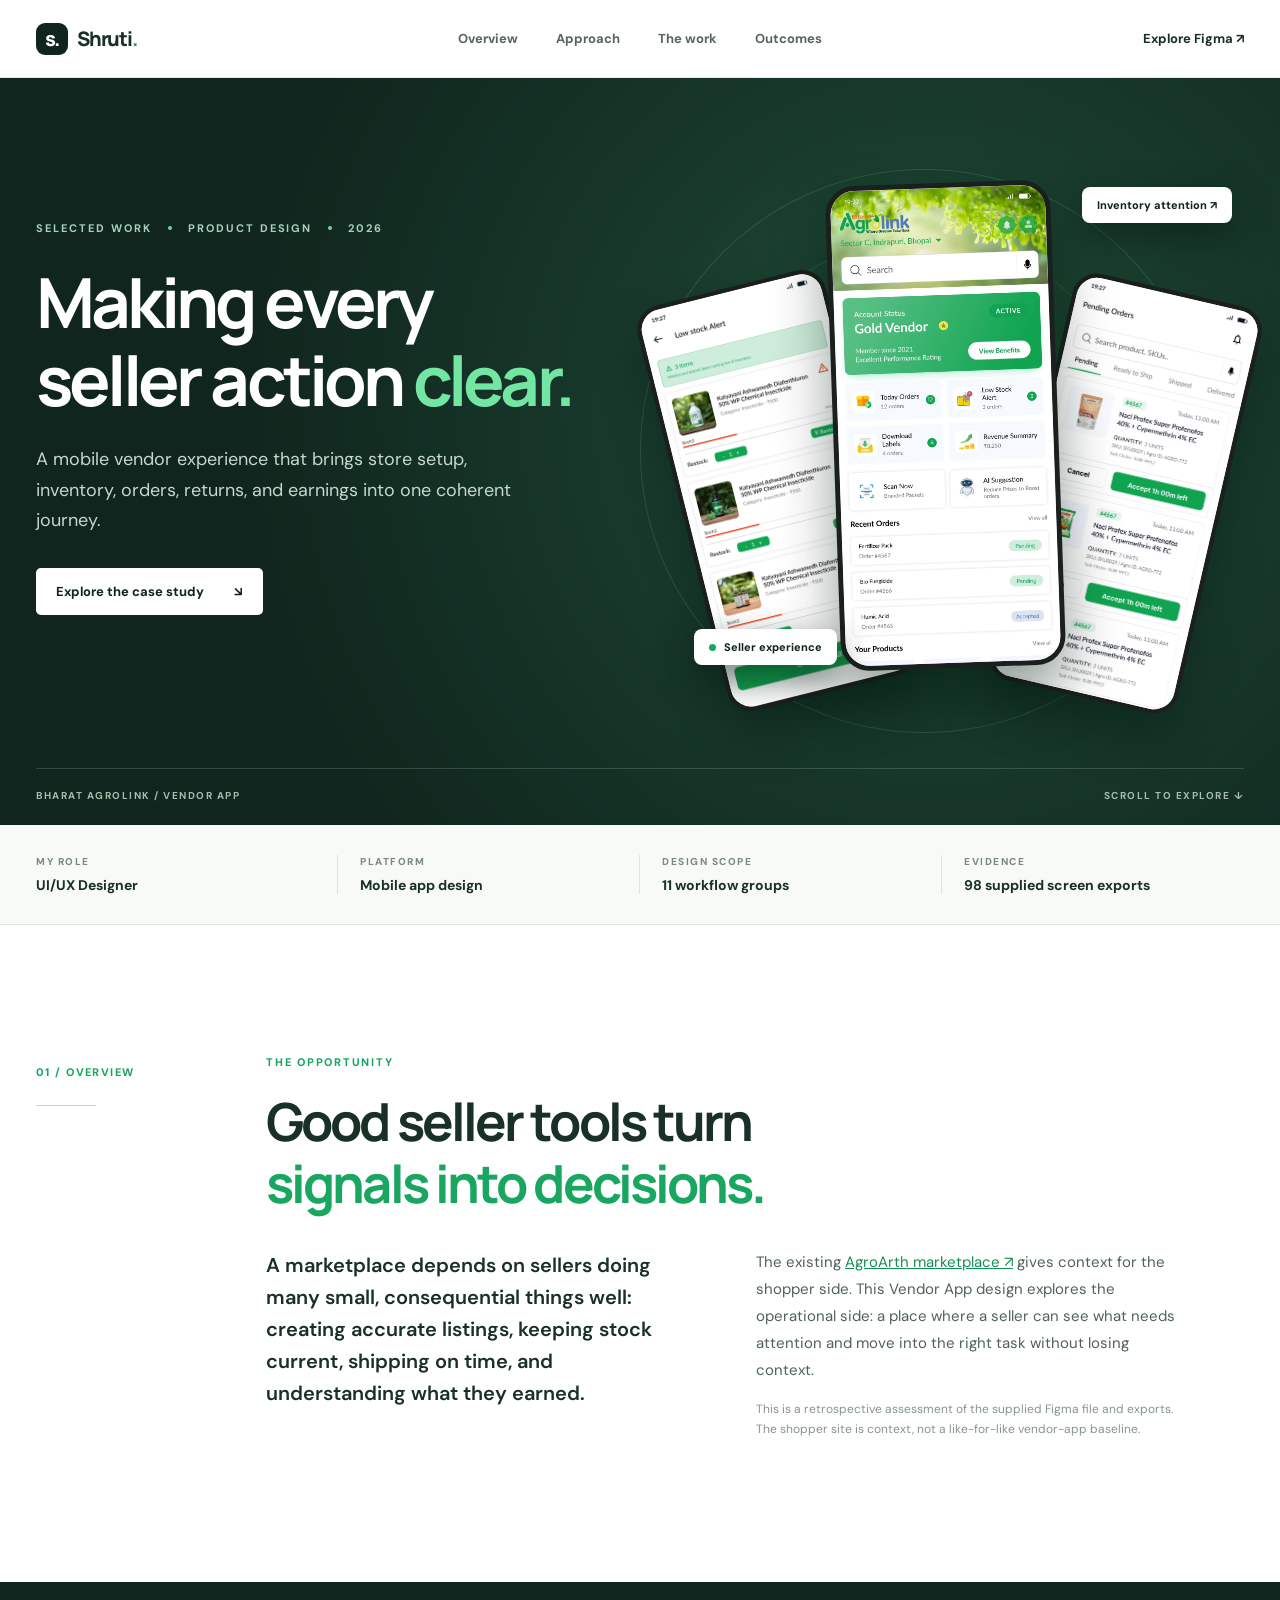
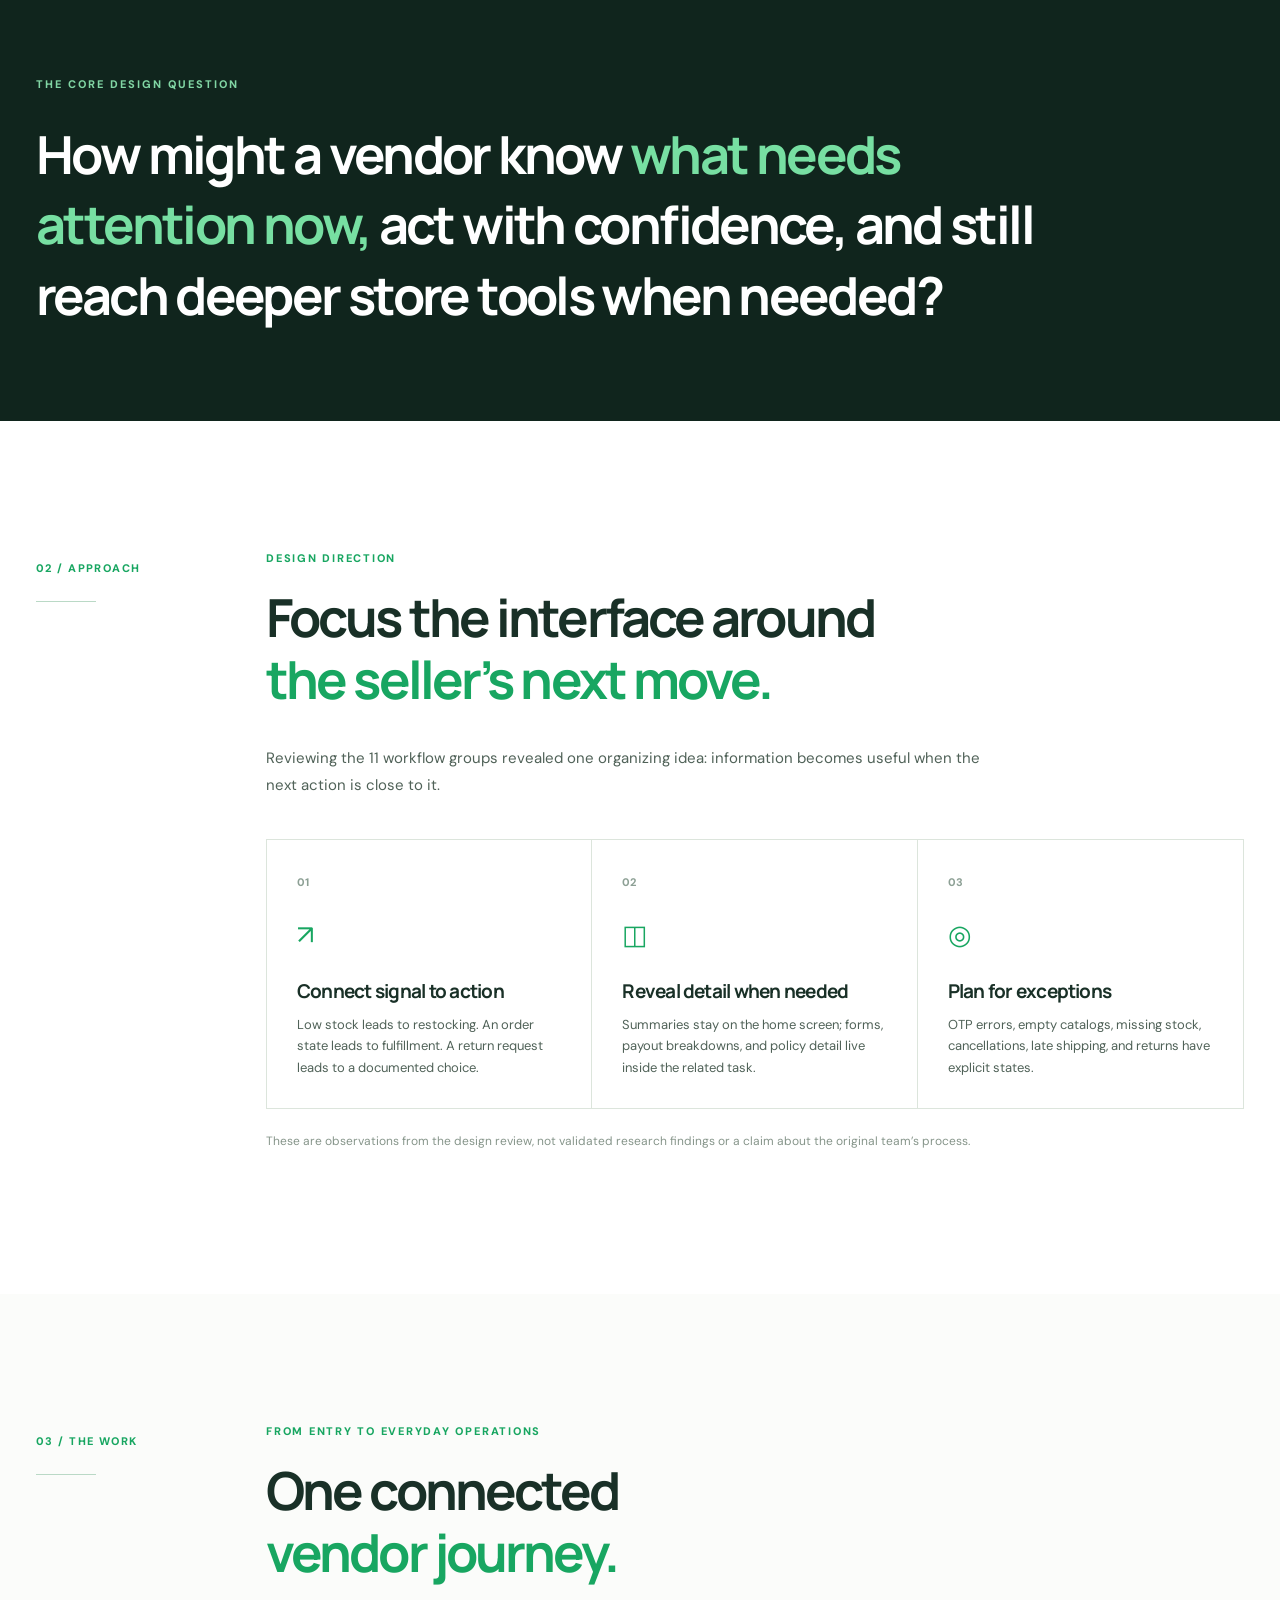
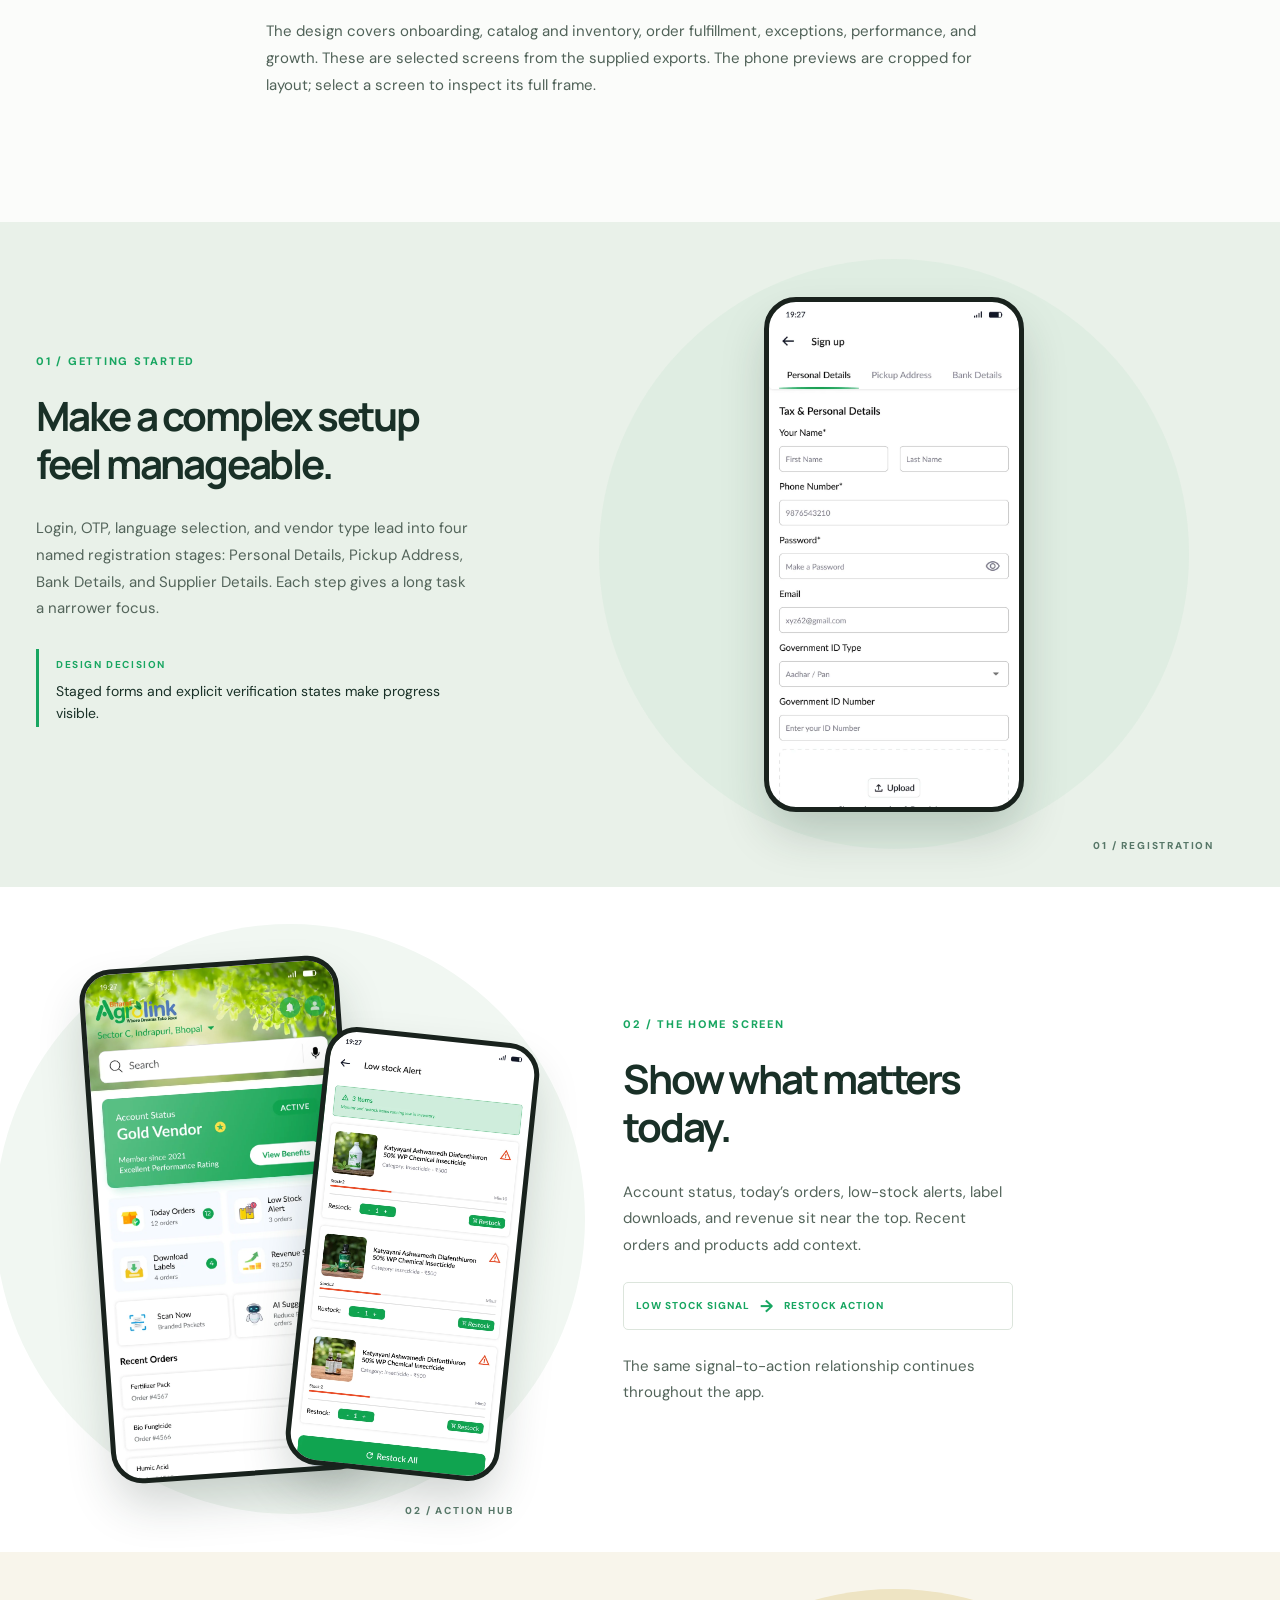
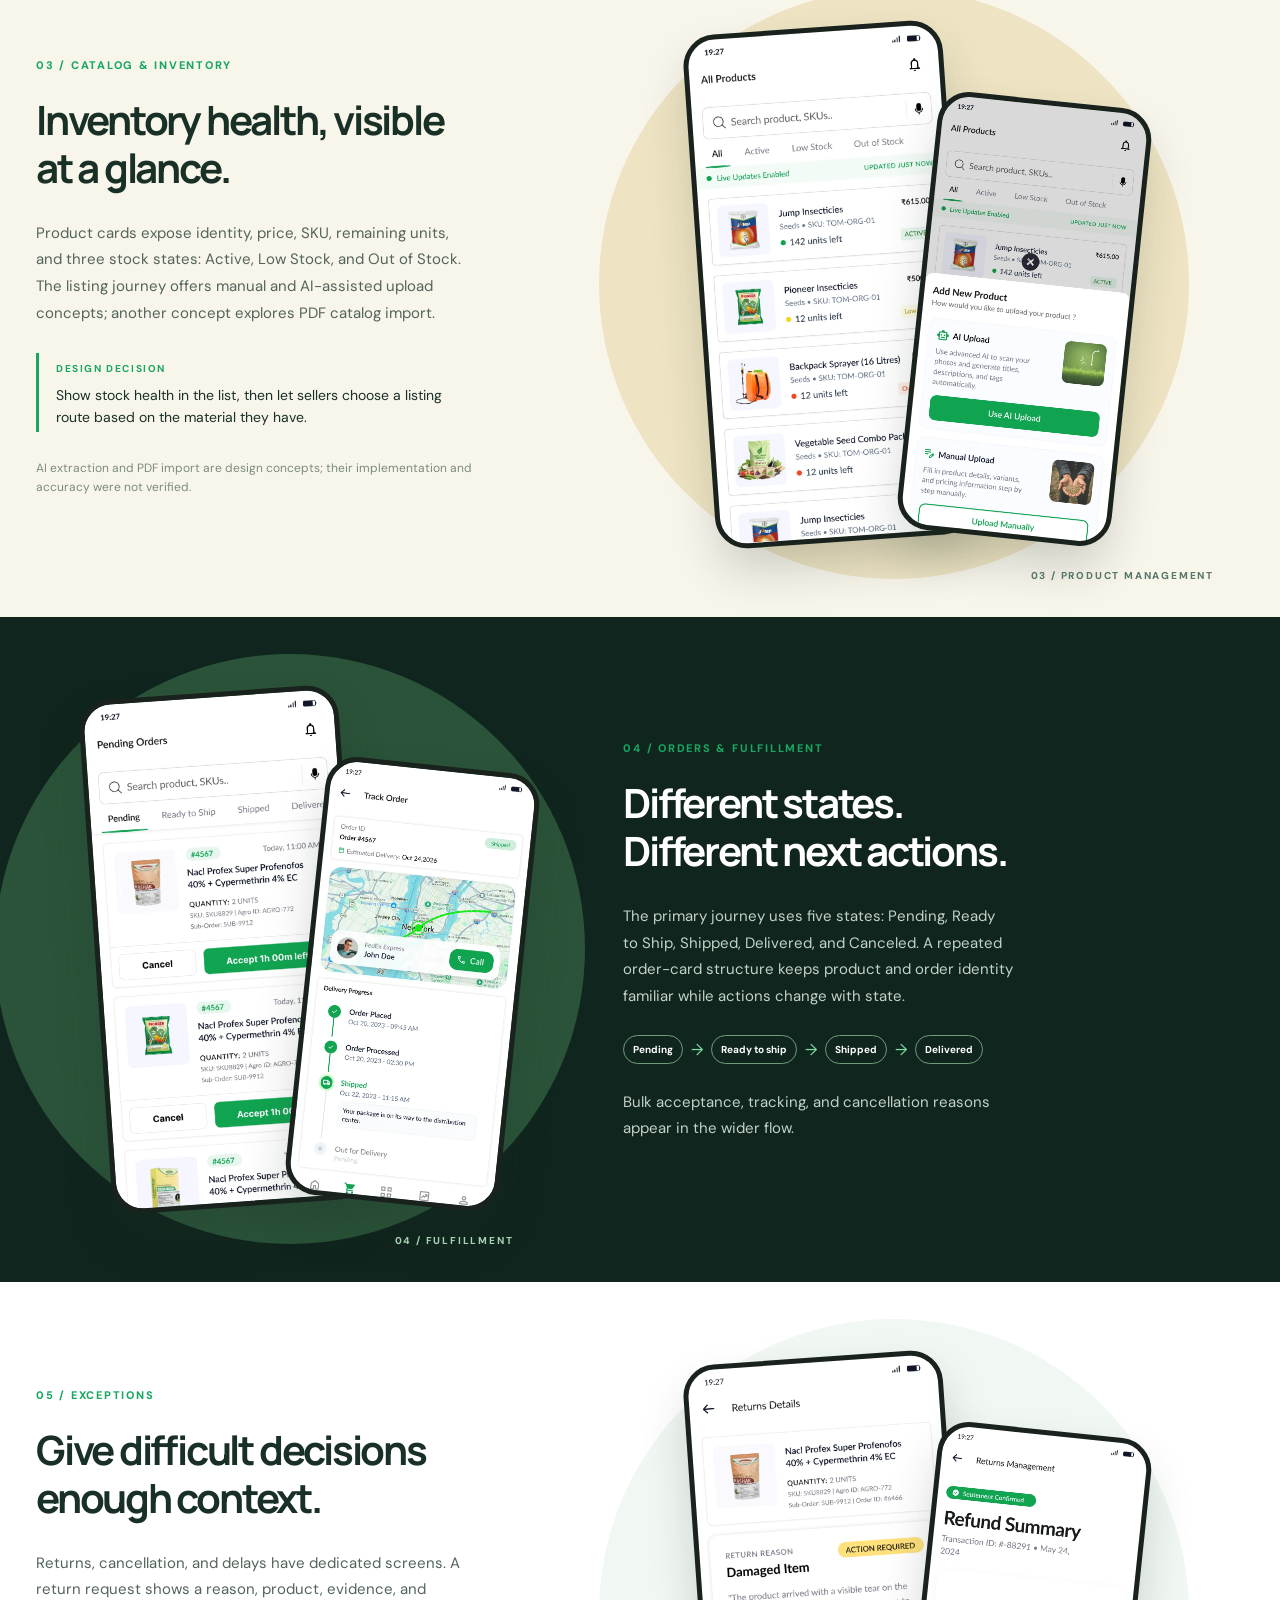
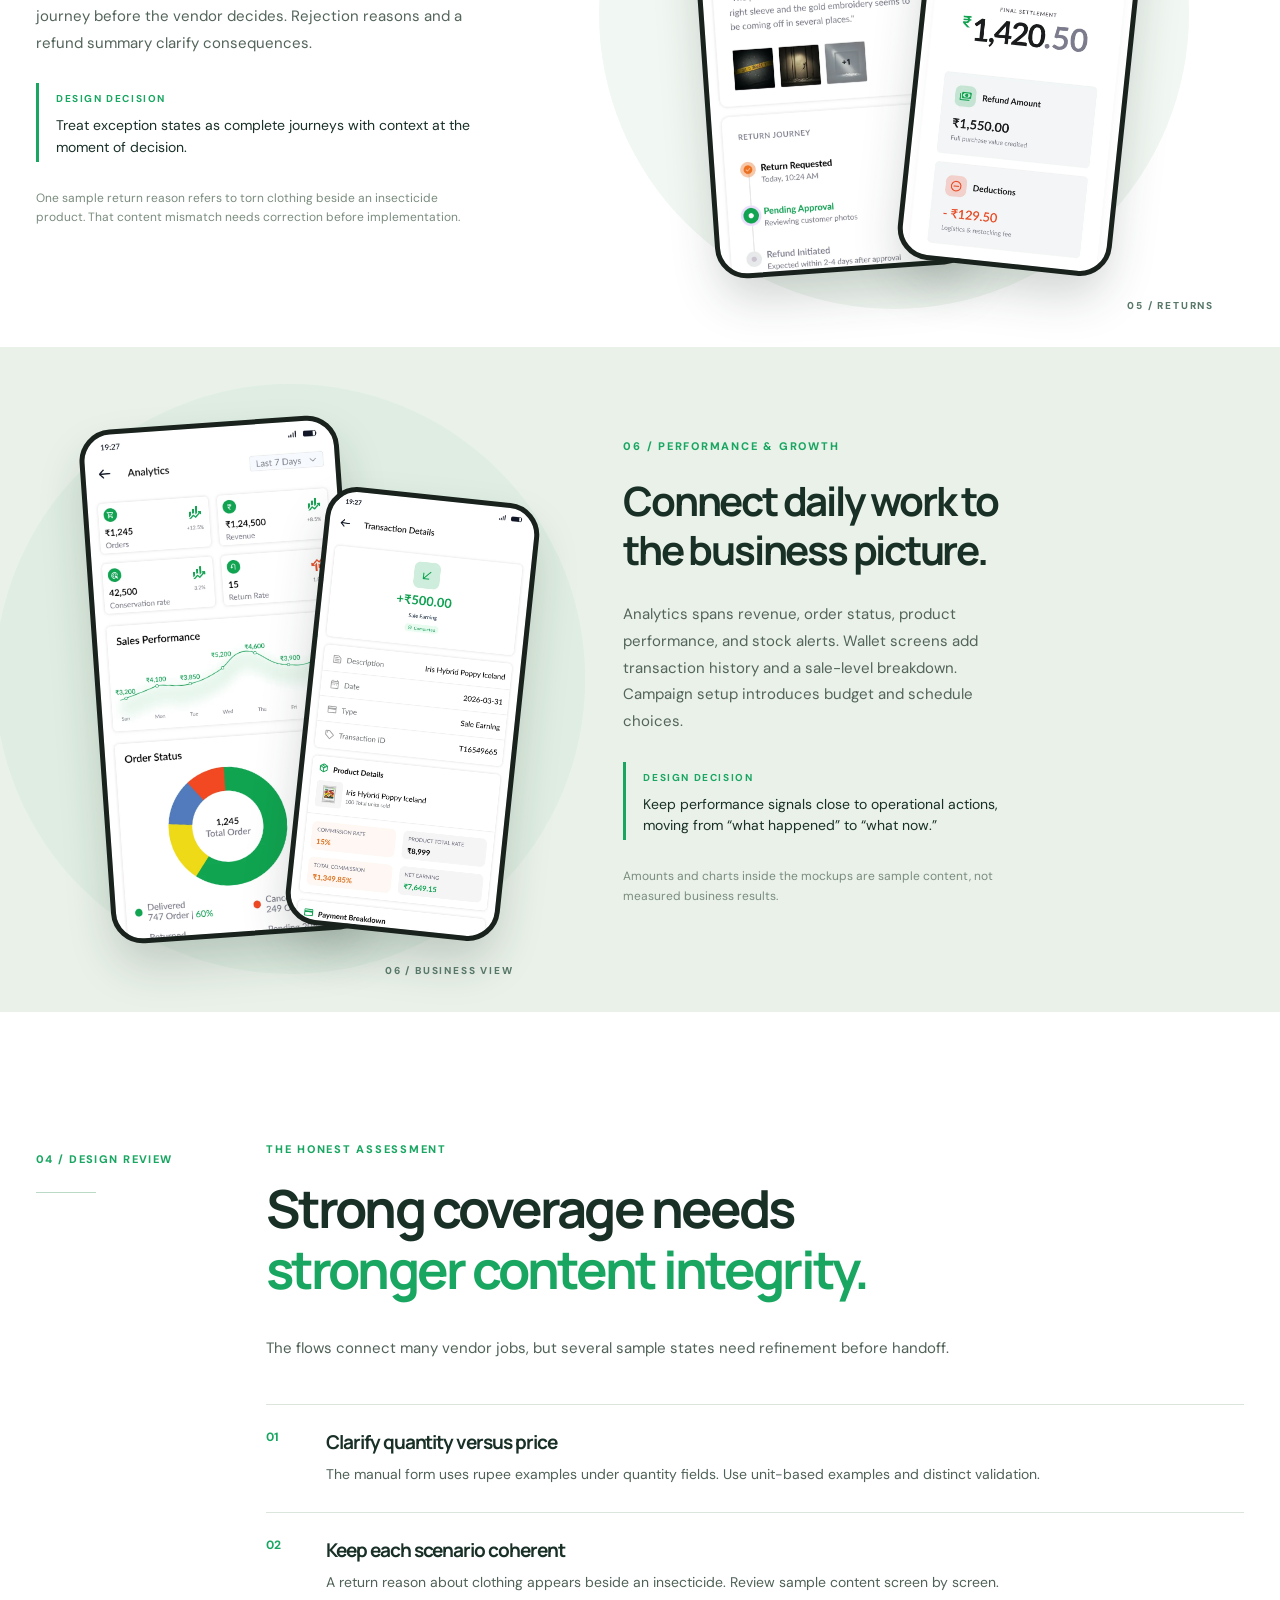
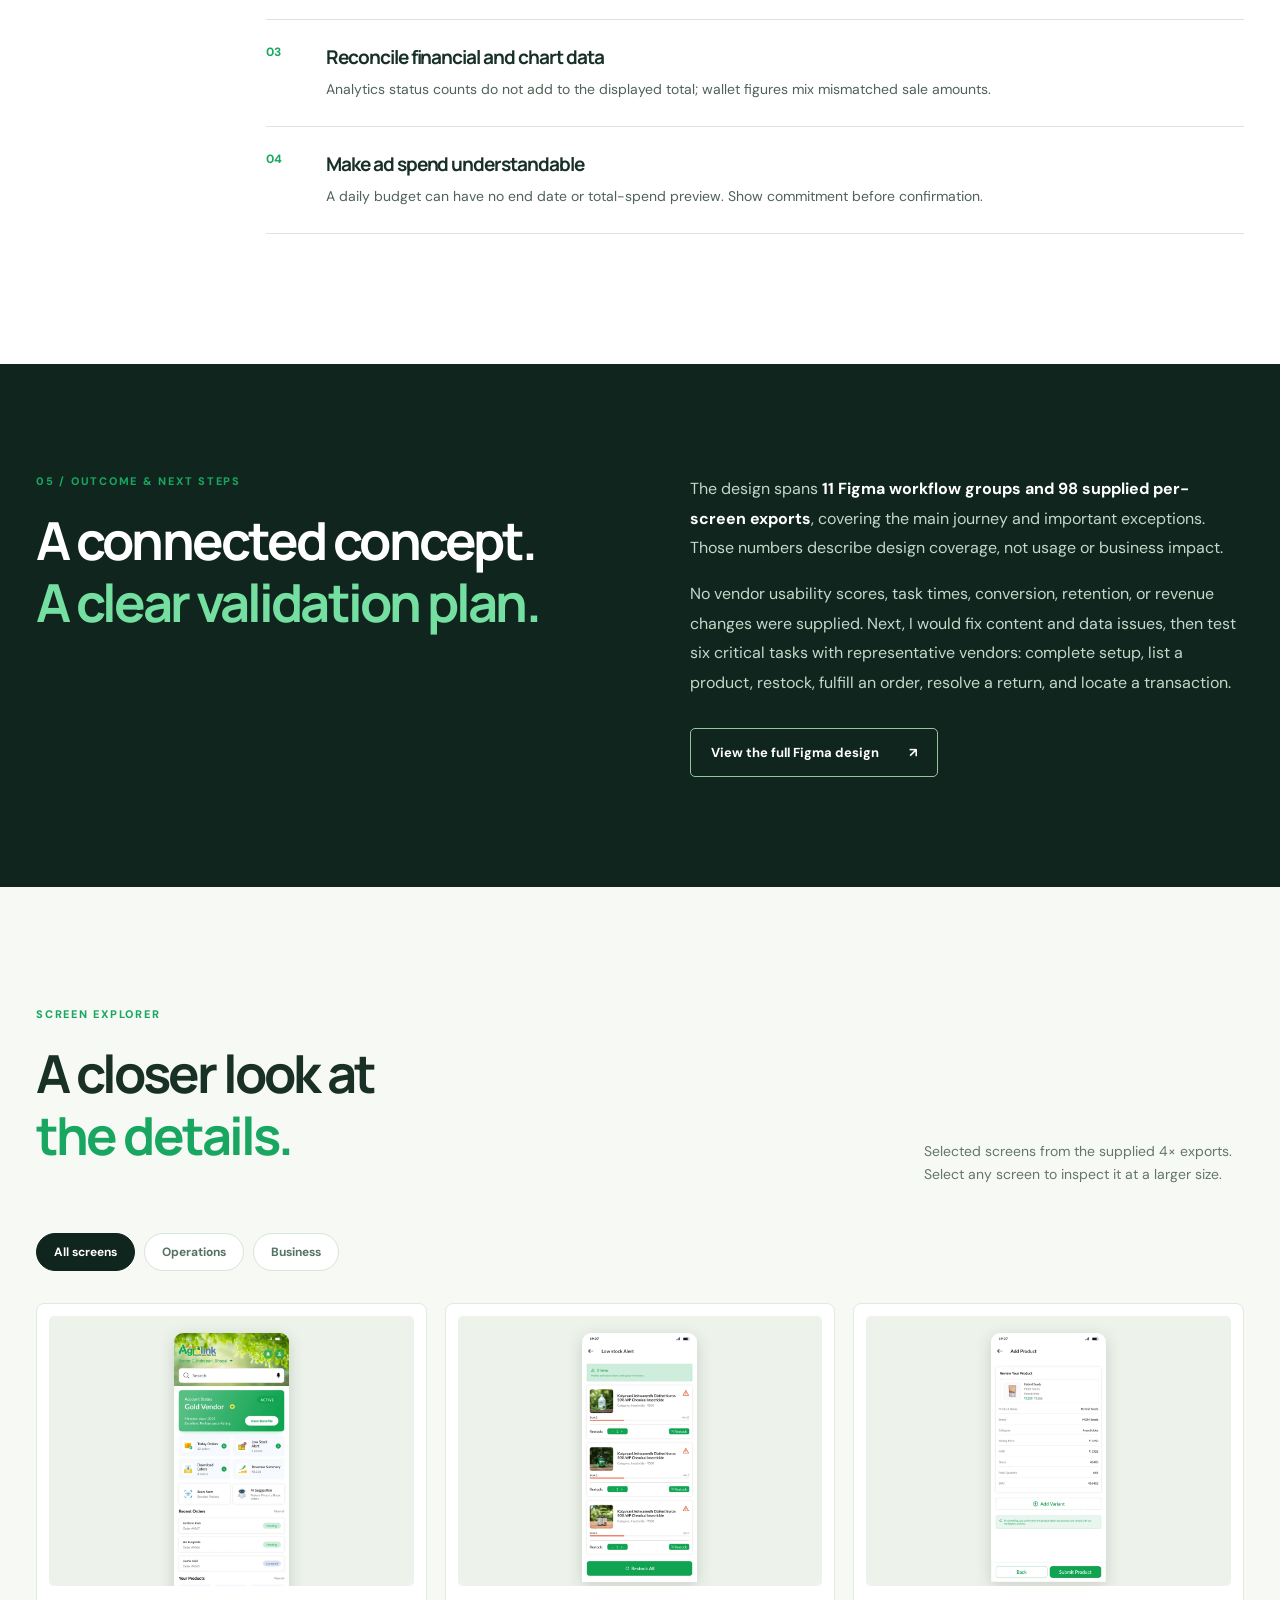
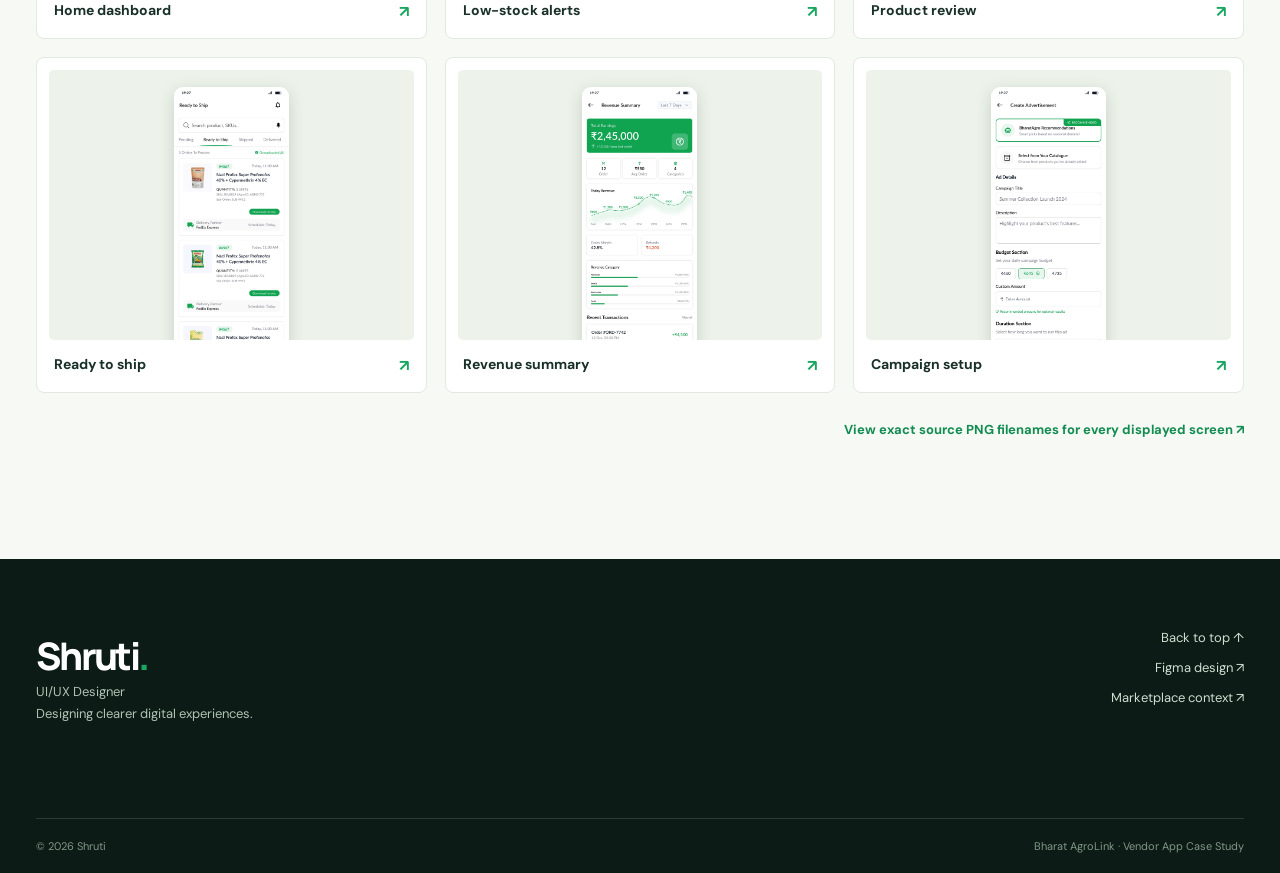
<file: index.html>
<!doctype html>
<html lang="en">
<head>
  <meta charset="utf-8"><meta name="viewport" content="width=device-width,initial-scale=1"><meta name="theme-color" content="#10251d">
  <meta name="description" content="Shruti's portfolio case study for the Bharat AgroLink Vendor App: a seller experience spanning setup, inventory, orders, returns and earnings.">
  <meta property="og:type" content="article"><meta property="og:title" content="Bharat AgroLink — Vendor App Case Study · Shruti"><meta property="og:description" content="Designing confidence into every seller action: setup, inventory, fulfillment, returns and earnings.">
  <title>Bharat AgroLink — Vendor App Case Study · Shruti</title>
  <link rel="icon" type="image/svg+xml" href="favicon.svg">
  <link rel="preconnect" href="https://fonts.googleapis.com"><link rel="preconnect" href="https://fonts.gstatic.com" crossorigin>
  <link href="https://fonts.googleapis.com/css2?family=DM+Sans:wght@400;500;600;700&family=Manrope:wght@400;500;600;700;800&display=swap" rel="stylesheet">
  <link rel="stylesheet" href="styles.css">
</head>
<body>
<div class="progress" aria-hidden="true"><span id="progressBar"></span></div>
<header class="header" id="top"><a class="brand" href="#top" aria-label="Shruti, back to top"><span class="brand-icon">s.</span>Shruti<span class="green">.</span></a><nav class="desktop-nav" aria-label="Main navigation"><a href="#overview">Overview</a><a href="#approach">Approach</a><a href="#work">The work</a><a href="#outcomes">Outcomes</a></nav><a class="header-cta" href="https://www.figma.com/design/JSWtwmk7B9gspmvWZ2vhrf/Bharat-AgroLink?m=auto&t=SuMhWy5Cxi06nHoc-1" target="_blank" rel="noopener noreferrer">Explore Figma ↗</a><button id="menuButton" class="menu-button" aria-label="Open menu" aria-controls="mobileMenu" aria-expanded="false"><span></span><span></span></button></header>
<nav id="mobileMenu" class="mobile-menu" aria-label="Mobile navigation" hidden><a href="#overview">Overview</a><a href="#approach">Approach</a><a href="#work">The work</a><a href="#outcomes">Outcomes</a></nav>
<main>
<section class="hero"><div class="container hero-grid"><div class="hero-copy"><span class="eyebrow light">SELECTED WORK <i></i> PRODUCT DESIGN <i></i> 2026</span><h1>Making every<br>seller action <em>clear.</em></h1><p>A mobile vendor experience that brings store setup, inventory, orders, returns, and earnings into one coherent journey.</p><a class="button light-button" href="#overview">Explore the case study <span>↘</span></a></div><div class="hero-art" aria-label="Selected Vendor App designs"><div class="halo"></div><div class="hero-phone hp-left"><img src="assets/low-stock.webp" alt="Low-stock alert design"></div><div class="hero-phone hp-center"><img src="assets/dashboard.webp" alt="Vendor dashboard design"></div><div class="hero-phone hp-right"><img src="assets/pending-orders.webp" alt="Pending orders design"></div><span class="hero-pill pill-top">Inventory attention ↗</span><span class="hero-pill pill-bottom"><b></b> Seller experience</span></div></div><div class="container hero-base"><span>BHARAT AGROLINK / VENDOR APP</span><span>SCROLL TO EXPLORE ↓</span></div></section>
<section class="meta"><div class="container meta-grid"><div><small>MY ROLE</small><strong>UI/UX Designer</strong></div><div><small>PLATFORM</small><strong>Mobile app design</strong></div><div><small>DESIGN SCOPE</small><strong>11 workflow groups</strong></div><div><small>EVIDENCE</small><strong>98 supplied screen exports</strong></div></div></section>

<section class="section" id="overview"><div class="container section-grid"><div class="rail">01 / OVERVIEW</div><div><span class="kicker">THE OPPORTUNITY</span><h2>Good seller tools turn<br><em>signals into decisions.</em></h2><div class="two-col"><p class="lead">A marketplace depends on sellers doing many small, consequential things well: creating accurate listings, keeping stock current, shipping on time, and understanding what they earned.</p><div><p>The existing <a href="https://agroarth.vercel.app/" target="_blank" rel="noopener noreferrer">AgroArth marketplace ↗</a> gives context for the shopper side. This Vendor App design explores the operational side: a place where a seller can see what needs attention and move into the right task without losing context.</p><p class="muted">This is a retrospective assessment of the supplied Figma file and exports. The shopper site is context, not a like-for-like vendor-app baseline.</p></div></div></div></div></section>
<section class="question"><div class="container"><small>THE CORE DESIGN QUESTION</small><p>How might a vendor know <em>what needs attention now,</em> act with confidence, and still reach deeper store tools when needed?</p></div></section>

<section class="section" id="approach"><div class="container section-grid"><div class="rail">02 / APPROACH</div><div><span class="kicker">DESIGN DIRECTION</span><h2>Focus the interface around<br><em>the seller’s next move.</em></h2><p class="section-intro">Reviewing the 11 workflow groups revealed one organizing idea: information becomes useful when the next action is close to it.</p><div class="principles"><article><span>01</span><div class="icon">↗</div><h3>Connect signal to action</h3><p>Low stock leads to restocking. An order state leads to fulfillment. A return request leads to a documented choice.</p></article><article><span>02</span><div class="icon">◫</div><h3>Reveal detail when needed</h3><p>Summaries stay on the home screen; forms, payout breakdowns, and policy detail live inside the related task.</p></article><article><span>03</span><div class="icon">◎</div><h3>Plan for exceptions</h3><p>OTP errors, empty catalogs, missing stock, cancellations, late shipping, and returns have explicit states.</p></article></div><p class="muted small">These are observations from the design review, not validated research findings or a claim about the original team’s process.</p></div></div></section>

<section class="section work-heading" id="work"><div class="container section-grid"><div class="rail">03 / THE WORK</div><div><span class="kicker">FROM ENTRY TO EVERYDAY OPERATIONS</span><h2>One connected<br><em>vendor journey.</em></h2><p class="section-intro">The design covers onboarding, catalog and inventory, order fulfillment, exceptions, performance, and growth. These are selected screens from the supplied exports. The phone previews are cropped for layout; select a screen to inspect its full frame.</p></div></div></section>

<section class="feature sage" id="onboarding"><div class="container feature-grid"><div class="feature-copy"><small>01 / GETTING STARTED</small><h3>Make a complex setup feel manageable.</h3><p>Login, OTP, language selection, and vendor type lead into four named registration stages: Personal Details, Pickup Address, Bank Details, and Supplier Details. Each step gives a long task a narrower focus.</p><div class="note"><strong>DESIGN DECISION</strong><p>Staged forms and explicit verification states make progress visible.</p></div></div><div class="feature-art"><button class="screen" data-full="assets/onboarding.webp" data-caption="Registration — staged seller setup"><img loading="lazy" src="assets/onboarding.webp" alt="Registration step design"></button><span class="art-label">01 / REGISTRATION</span></div></div></section>

<section class="feature white" id="home"><div class="container feature-grid reverse"><div class="feature-copy"><small>02 / THE HOME SCREEN</small><h3>Show what matters today.</h3><p>Account status, today’s orders, low-stock alerts, label downloads, and revenue sit near the top. Recent orders and products add context.</p><div class="flow"><span>LOW STOCK SIGNAL</span><b>→</b><span>RESTOCK ACTION</span></div><p>The same signal-to-action relationship continues throughout the app.</p></div><div class="feature-art double"><button class="screen" data-full="assets/dashboard.webp" data-caption="Home — status, orders, stock, and revenue"><img loading="lazy" src="assets/dashboard.webp" alt="Vendor home dashboard"></button><button class="screen second" data-full="assets/low-stock.webp" data-caption="Low-stock alerts — item-level restocking"><img loading="lazy" src="assets/low-stock.webp" alt="Low-stock alert screen"></button><span class="art-label">02 / ACTION HUB</span></div></div></section>

<section class="feature cream" id="catalog"><div class="container feature-grid"><div class="feature-copy"><small>03 / CATALOG & INVENTORY</small><h3>Inventory health, visible at a glance.</h3><p>Product cards expose identity, price, SKU, remaining units, and three stock states: Active, Low Stock, and Out of Stock. The listing journey offers manual and AI-assisted upload concepts; another concept explores PDF catalog import.</p><div class="note"><strong>DESIGN DECISION</strong><p>Show stock health in the list, then let sellers choose a listing route based on the material they have.</p></div><p class="caveat">AI extraction and PDF import are design concepts; their implementation and accuracy were not verified.</p></div><div class="feature-art double"><button class="screen" data-full="assets/inventory.webp" data-caption="Catalog — stock states visible in the list"><img loading="lazy" src="assets/inventory.webp" alt="Inventory status screen"></button><button class="screen second" data-full="assets/upload.webp" data-caption="Add product — upload options"><img loading="lazy" src="assets/upload.webp" alt="Product upload options"></button><span class="art-label">03 / PRODUCT MANAGEMENT</span></div></div></section>

<section class="feature dark" id="orders"><div class="container feature-grid reverse"><div class="feature-copy"><small>04 / ORDERS & FULFILLMENT</small><h3>Different states. Different next actions.</h3><p>The primary journey uses five states: Pending, Ready to Ship, Shipped, Delivered, and Canceled. A repeated order-card structure keeps product and order identity familiar while actions change with state.</p><div class="states"><span>Pending</span><i>→</i><span>Ready to ship</span><i>→</i><span>Shipped</span><i>→</i><span>Delivered</span></div><p>Bulk acceptance, tracking, and cancellation reasons appear in the wider flow.</p></div><div class="feature-art double"><button class="screen" data-full="assets/pending-orders.webp" data-caption="Orders — pending state and acceptance"><img loading="lazy" src="assets/pending-orders.webp" alt="Pending orders"></button><button class="screen second" data-full="assets/tracking.webp" data-caption="Order tracking and delivery progress"><img loading="lazy" src="assets/tracking.webp" alt="Shipment tracking"></button><span class="art-label">04 / FULFILLMENT</span></div></div></section>

<section class="feature white" id="exceptions"><div class="container feature-grid"><div class="feature-copy"><small>05 / EXCEPTIONS</small><h3>Give difficult decisions enough context.</h3><p>Returns, cancellation, and delays have dedicated screens. A return request shows a reason, product, evidence, and journey before the vendor decides. Rejection reasons and a refund summary clarify consequences.</p><div class="note"><strong>DESIGN DECISION</strong><p>Treat exception states as complete journeys with context at the moment of decision.</p></div><p class="caveat">One sample return reason refers to torn clothing beside an insecticide product. That content mismatch needs correction before implementation.</p></div><div class="feature-art double"><button class="screen" data-full="assets/return-review.webp" data-caption="Return review — reason and context"><img loading="lazy" src="assets/return-review.webp" alt="Return review"></button><button class="screen second" data-full="assets/refund.webp" data-caption="Refund summary"><img loading="lazy" src="assets/refund.webp" alt="Refund summary"></button><span class="art-label">05 / RETURNS</span></div></div></section>

<section class="feature sage" id="performance"><div class="container feature-grid reverse"><div class="feature-copy"><small>06 / PERFORMANCE & GROWTH</small><h3>Connect daily work to the business picture.</h3><p>Analytics spans revenue, order status, product performance, and stock alerts. Wallet screens add transaction history and a sale-level breakdown. Campaign setup introduces budget and schedule choices.</p><div class="note"><strong>DESIGN DECISION</strong><p>Keep performance signals close to operational actions, moving from “what happened” to “what now.”</p></div><p class="caveat">Amounts and charts inside the mockups are sample content, not measured business results.</p></div><div class="feature-art double"><button class="screen" data-full="assets/analytics.webp" data-caption="Analytics — revenue and product performance"><img loading="lazy" src="assets/analytics.webp" alt="Analytics dashboard"></button><button class="screen second" data-full="assets/wallet.webp" data-caption="Wallet — transaction detail"><img loading="lazy" src="assets/wallet.webp" alt="Wallet transaction detail"></button><span class="art-label">06 / BUSINESS VIEW</span></div></div></section>

<section class="section review"><div class="container section-grid"><div class="rail">04 / DESIGN REVIEW</div><div><span class="kicker">THE HONEST ASSESSMENT</span><h2>Strong coverage needs<br><em>stronger content integrity.</em></h2><p class="section-intro">The flows connect many vendor jobs, but several sample states need refinement before handoff.</p><div class="review-list"><article><b>01</b><div><h3>Clarify quantity versus price</h3><p>The manual form uses rupee examples under quantity fields. Use unit-based examples and distinct validation.</p></div></article><article><b>02</b><div><h3>Keep each scenario coherent</h3><p>A return reason about clothing appears beside an insecticide. Review sample content screen by screen.</p></div></article><article><b>03</b><div><h3>Reconcile financial and chart data</h3><p>Analytics status counts do not add to the displayed total; wallet figures mix mismatched sale amounts.</p></div></article><article><b>04</b><div><h3>Make ad spend understandable</h3><p>A daily budget can have no end date or total-spend preview. Show commitment before confirmation.</p></div></article></div></div></div></section>

<section class="outcomes" id="outcomes"><div class="container outcomes-grid"><div><small>05 / OUTCOME & NEXT STEPS</small><h2>A connected concept.<br><em>A clear validation plan.</em></h2></div><div><p>The design spans <strong>11 Figma workflow groups and 98 supplied per-screen exports</strong>, covering the main journey and important exceptions. Those numbers describe design coverage, not usage or business impact.</p><p>No vendor usability scores, task times, conversion, retention, or revenue changes were supplied. Next, I would fix content and data issues, then test six critical tasks with representative vendors: complete setup, list a product, restock, fulfill an order, resolve a return, and locate a transaction.</p><a class="button outline-button" href="https://www.figma.com/design/JSWtwmk7B9gspmvWZ2vhrf/Bharat-AgroLink?m=auto&t=SuMhWy5Cxi06nHoc-1" target="_blank" rel="noopener noreferrer">View the full Figma design <span>↗</span></a></div></div></section>

<section class="gallery" id="gallery"><div class="container"><div class="gallery-heading"><div><small>SCREEN EXPLORER</small><h2>A closer look at<br><em>the details.</em></h2></div><p>Selected screens from the supplied 4× exports. Select any screen to inspect it at a larger size.</p></div><div class="filters" aria-label="Filter screen gallery"><button class="filter active" data-filter="all" aria-pressed="true">All screens</button><button class="filter" data-filter="operations" aria-pressed="false">Operations</button><button class="filter" data-filter="business" aria-pressed="false">Business</button></div><div class="gallery-grid">
<button class="gallery-item" data-category="operations" data-full="assets/dashboard.webp" data-caption="Home dashboard"><span><img loading="lazy" src="assets/dashboard.webp" alt="Home dashboard"></span><strong>Home dashboard <b>↗</b></strong></button>
<button class="gallery-item" data-category="operations" data-full="assets/low-stock.webp" data-caption="Low-stock alerts"><span><img loading="lazy" src="assets/low-stock.webp" alt="Low-stock alerts"></span><strong>Low-stock alerts <b>↗</b></strong></button>
<button class="gallery-item" data-category="operations" data-full="assets/product-review.webp" data-caption="Product review"><span><img loading="lazy" src="assets/product-review.webp" alt="Product review"></span><strong>Product review <b>↗</b></strong></button>
<button class="gallery-item" data-category="operations" data-full="assets/ready-orders.webp" data-caption="Ready-to-ship orders"><span><img loading="lazy" src="assets/ready-orders.webp" alt="Ready-to-ship orders"></span><strong>Ready to ship <b>↗</b></strong></button>
<button class="gallery-item" data-category="business" data-full="assets/revenue.webp" data-caption="Revenue summary"><span><img loading="lazy" src="assets/revenue.webp" alt="Revenue summary"></span><strong>Revenue summary <b>↗</b></strong></button>
<button class="gallery-item" data-category="business" data-full="assets/campaign.webp" data-caption="Campaign setup"><span><img loading="lazy" src="assets/campaign.webp" alt="Campaign setup"></span><strong>Campaign setup <b>↗</b></strong></button>
</div><p class="source-index-link"><a href="screen-sources.html">View exact source PNG filenames for every displayed screen ↗</a></p></div></section>
</main>
<footer class="footer"><div class="container footer-top"><div><span class="signature">Shruti<span>.</span></span><p>UI/UX Designer<br>Designing clearer digital experiences.</p></div><div class="footer-links"><a href="#top">Back to top ↑</a><a href="https://www.figma.com/design/JSWtwmk7B9gspmvWZ2vhrf/Bharat-AgroLink?m=auto&t=SuMhWy5Cxi06nHoc-1" target="_blank" rel="noopener noreferrer">Figma design ↗</a><a href="https://agroarth.vercel.app/" target="_blank" rel="noopener noreferrer">Marketplace context ↗</a></div></div><div class="container footer-bottom"><span>© 2026 Shruti</span><span>Bharat AgroLink · Vendor App Case Study</span></div></footer>
<dialog class="lightbox" id="lightbox" aria-label="Enlarged design screen"><button id="lightboxClose" class="lightbox-close" aria-label="Close image">×</button><div><img id="lightboxImage" alt=""><p id="lightboxCaption"></p></div></dialog>
<script src="app.js"></script>
</body></html>
</file>
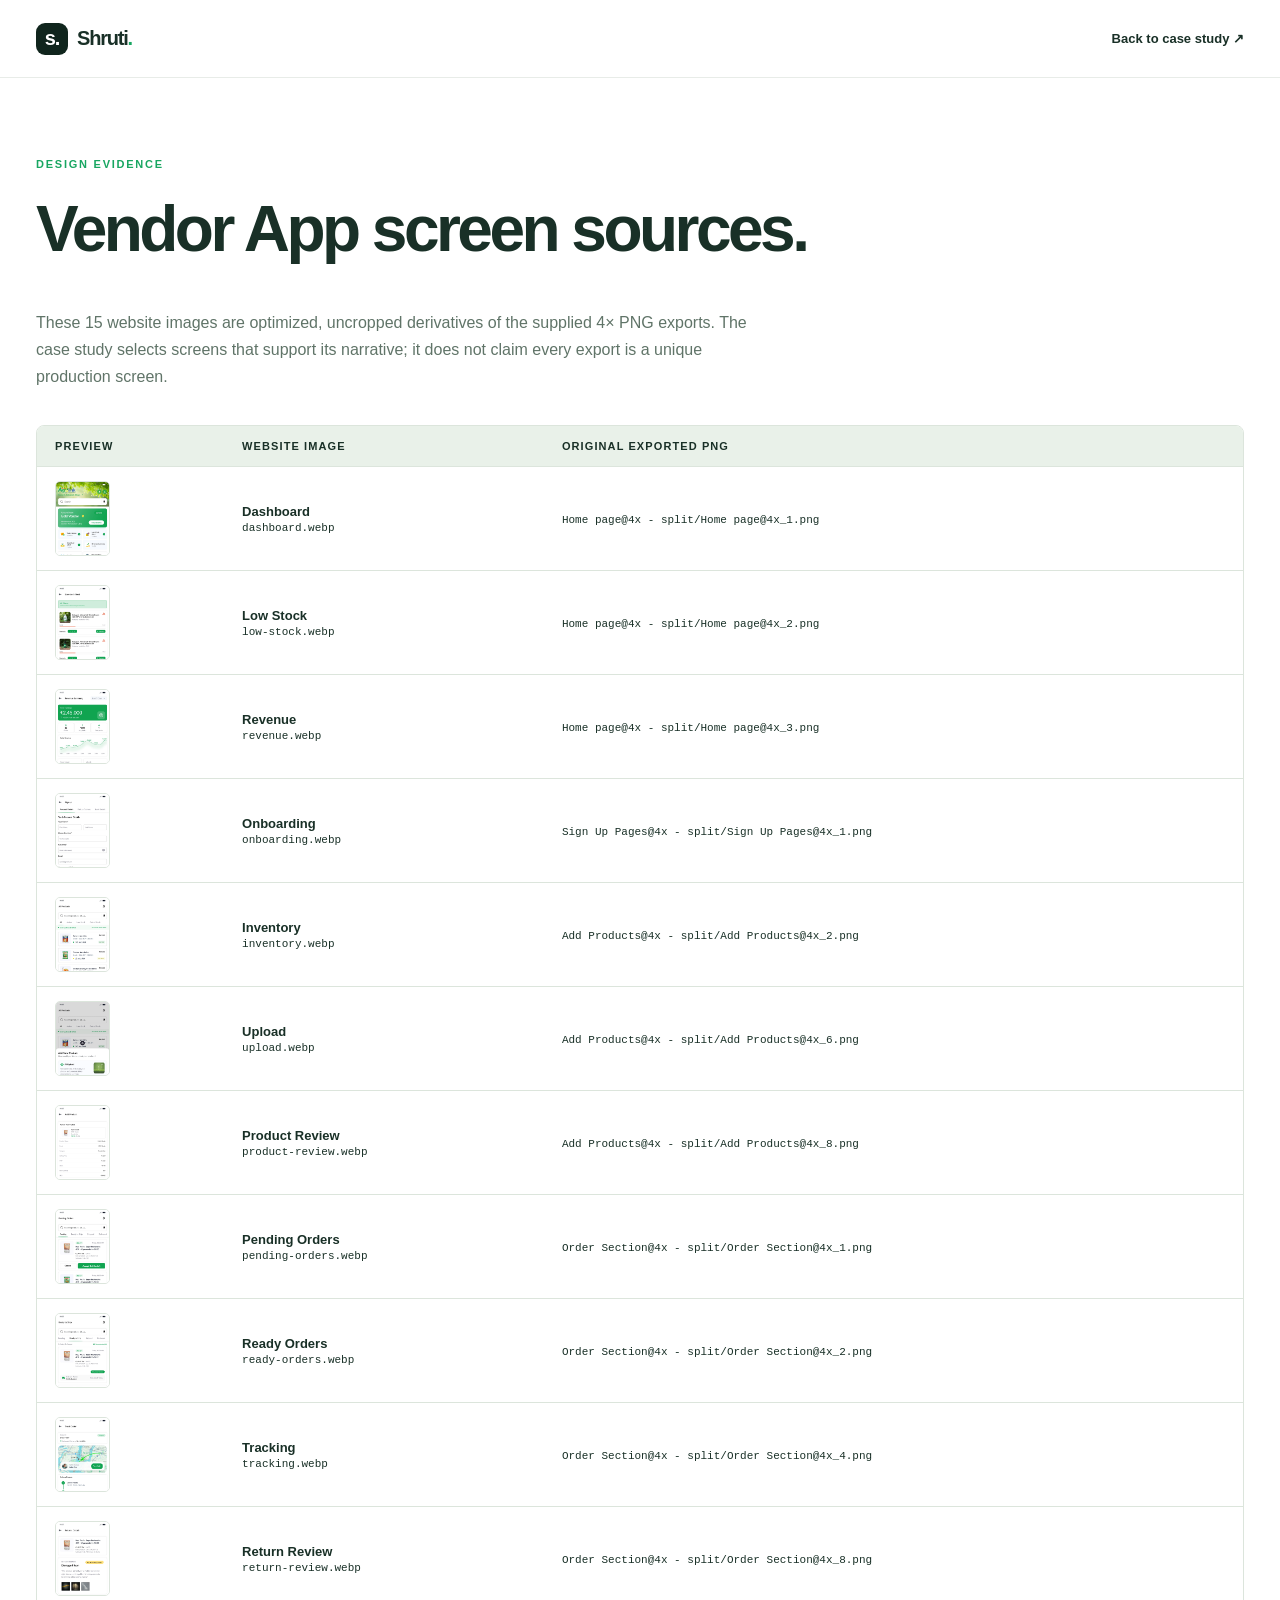
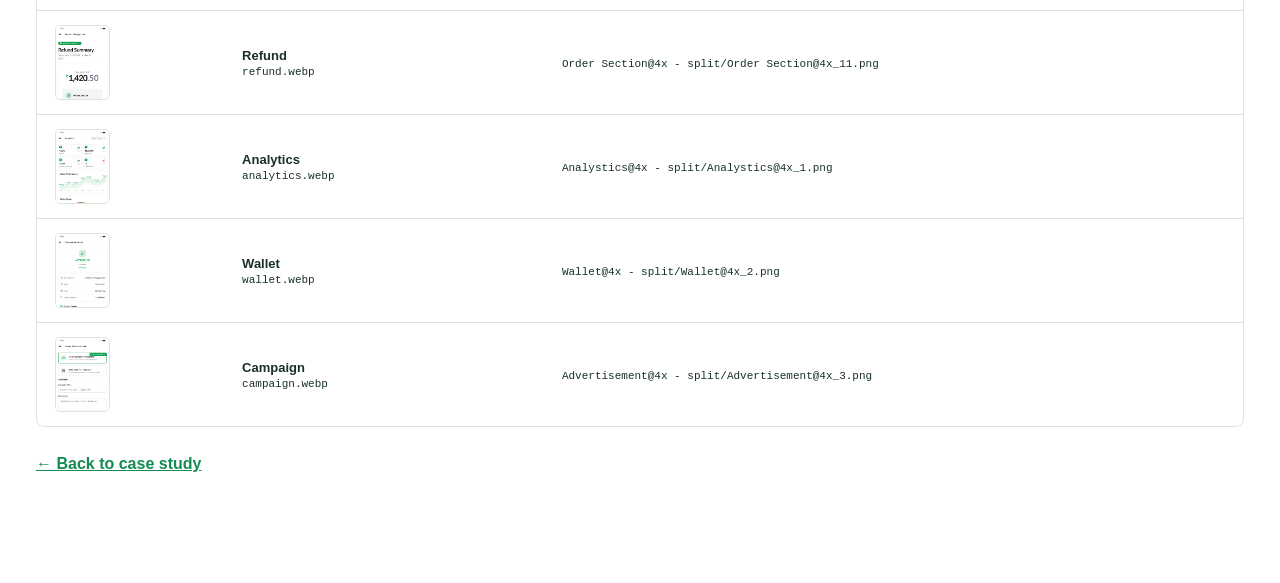
<file: screen-sources.html>
<!doctype html><html lang="en"><head><meta charset="utf-8"><meta name="viewport" content="width=device-width,initial-scale=1"><title>Vendor App screen sources · Shruti</title><link rel="icon" type="image/svg+xml" href="favicon.svg"><link rel="stylesheet" href="styles.css"><style>.sources{padding:80px 0 110px}.sources h1{font-size:clamp(38px,5vw,64px)}.sources>p{max-width:720px;line-height:1.7;color:#607468}.source-table{overflow-x:auto;margin-top:35px;border:1px solid #dce5dc;border-radius:8px}table{border-collapse:collapse;width:100%;min-width:620px}th,td{padding:14px 18px;border-bottom:1px solid #dce5dc;text-align:left;vertical-align:middle;font-size:13px}th{background:#e9f1e9;font-size:11px;letter-spacing:.1em}td img{width:55px;height:75px;object-fit:cover;object-position:top;border:1px solid #dce5dc;border-radius:5px}td code{font-size:11px;overflow-wrap:anywhere}tr:last-child td{border-bottom:0}.back{display:inline-block;margin-top:28px;font-weight:700;color:#128c51}</style></head><body><header class="header"><a class="brand" href="index.html"><span class="brand-icon">s.</span>Shruti<span class="green">.</span></a><a class="header-cta" href="index.html#gallery">Back to case study ↗</a></header><main class="container sources"><span class="kicker">DESIGN EVIDENCE</span><h1>Vendor App screen sources.</h1><p>These 15 website images are optimized, uncropped derivatives of the supplied 4× PNG exports. The case study selects screens that support its narrative; it does not claim every export is a unique production screen.</p><div class="source-table"><table><thead><tr><th>PREVIEW</th><th>WEBSITE IMAGE</th><th>ORIGINAL EXPORTED PNG</th></tr></thead><tbody><tr><td><img src="assets/dashboard.webp" alt="" loading="lazy"></td><td><strong>Dashboard</strong><br><code>dashboard.webp</code></td><td><code>Home page@4x - split/Home page@4x_1.png</code></td></tr><tr><td><img src="assets/low-stock.webp" alt="" loading="lazy"></td><td><strong>Low Stock</strong><br><code>low-stock.webp</code></td><td><code>Home page@4x - split/Home page@4x_2.png</code></td></tr><tr><td><img src="assets/revenue.webp" alt="" loading="lazy"></td><td><strong>Revenue</strong><br><code>revenue.webp</code></td><td><code>Home page@4x - split/Home page@4x_3.png</code></td></tr><tr><td><img src="assets/onboarding.webp" alt="" loading="lazy"></td><td><strong>Onboarding</strong><br><code>onboarding.webp</code></td><td><code>Sign Up Pages@4x - split/Sign Up Pages@4x_1.png</code></td></tr><tr><td><img src="assets/inventory.webp" alt="" loading="lazy"></td><td><strong>Inventory</strong><br><code>inventory.webp</code></td><td><code>Add Products@4x - split/Add Products@4x_2.png</code></td></tr><tr><td><img src="assets/upload.webp" alt="" loading="lazy"></td><td><strong>Upload</strong><br><code>upload.webp</code></td><td><code>Add Products@4x - split/Add Products@4x_6.png</code></td></tr><tr><td><img src="assets/product-review.webp" alt="" loading="lazy"></td><td><strong>Product Review</strong><br><code>product-review.webp</code></td><td><code>Add Products@4x - split/Add Products@4x_8.png</code></td></tr><tr><td><img src="assets/pending-orders.webp" alt="" loading="lazy"></td><td><strong>Pending Orders</strong><br><code>pending-orders.webp</code></td><td><code>Order Section@4x - split/Order Section@4x_1.png</code></td></tr><tr><td><img src="assets/ready-orders.webp" alt="" loading="lazy"></td><td><strong>Ready Orders</strong><br><code>ready-orders.webp</code></td><td><code>Order Section@4x - split/Order Section@4x_2.png</code></td></tr><tr><td><img src="assets/tracking.webp" alt="" loading="lazy"></td><td><strong>Tracking</strong><br><code>tracking.webp</code></td><td><code>Order Section@4x - split/Order Section@4x_4.png</code></td></tr><tr><td><img src="assets/return-review.webp" alt="" loading="lazy"></td><td><strong>Return Review</strong><br><code>return-review.webp</code></td><td><code>Order Section@4x - split/Order Section@4x_8.png</code></td></tr><tr><td><img src="assets/refund.webp" alt="" loading="lazy"></td><td><strong>Refund</strong><br><code>refund.webp</code></td><td><code>Order Section@4x - split/Order Section@4x_11.png</code></td></tr><tr><td><img src="assets/analytics.webp" alt="" loading="lazy"></td><td><strong>Analytics</strong><br><code>analytics.webp</code></td><td><code>Analystics@4x - split/Analystics@4x_1.png</code></td></tr><tr><td><img src="assets/wallet.webp" alt="" loading="lazy"></td><td><strong>Wallet</strong><br><code>wallet.webp</code></td><td><code>Wallet@4x - split/Wallet@4x_2.png</code></td></tr><tr><td><img src="assets/campaign.webp" alt="" loading="lazy"></td><td><strong>Campaign</strong><br><code>campaign.webp</code></td><td><code>Advertisement@4x - split/Advertisement@4x_3.png</code></td></tr></tbody></table></div><a class="back" href="index.html#gallery">← Back to case study</a></main></body></html>
</file>
<file: styles.css>
:root{--forest:#10251d;--forest2:#17382a;--green:#18a661;--ink:#193027;--muted:#67766d;--cream:#f6f5ee;--sage:#e9f1e9;--line:#dce5dc}*{box-sizing:border-box}html{scroll-behavior:smooth}body{margin:0;background:#fff;color:var(--ink);font-family:'DM Sans',sans-serif}body.modal-open{overflow:hidden}button,a{ -webkit-tap-highlight-color:transparent}button{font:inherit}a{color:inherit}img{display:block;max-width:100%}h1,h2,h3,p{margin-top:0}h1,h2,h3{font-family:Manrope,sans-serif;letter-spacing:-.055em}h1 em,h2 em{font-style:normal;color:var(--green)}.container{width:min(100% - 72px,1260px);margin:auto}.progress{position:fixed;z-index:100;top:0;left:0;width:100%;height:3px}.progress span{display:block;width:0;height:100%;background:#45d68d;transition:width .1s}.header{height:78px;display:flex;align-items:center;justify-content:space-between;padding:0 max(36px,calc((100vw - 1260px)/2));gap:36px;background:#fff;position:relative;z-index:30;border-bottom:1px solid #e8ece8}.brand{display:flex;align-items:center;gap:9px;font:800 20px Manrope,sans-serif;letter-spacing:-.06em;text-decoration:none}.brand-icon{display:grid;place-items:center;width:32px;height:32px;background:var(--forest);border-radius:9px;color:#fff;font-size:20px}.green{color:var(--green);margin-left:-9px}.desktop-nav{display:flex;gap:38px}.desktop-nav a,.header-cta{text-decoration:none;font-size:13px;font-weight:700}.desktop-nav a{color:#56665b;transition:color .2s}.desktop-nav a:hover,.header-cta:hover{color:var(--green)}.header-cta{white-space:nowrap}.menu-button{display:none;border:0;background:none;width:36px;padding:8px;cursor:pointer}.menu-button span{display:block;height:2px;background:var(--ink);margin:5px 0}.mobile-menu{position:absolute;z-index:25;top:78px;left:0;right:0;background:#fff;padding:20px 36px;box-shadow:0 20px 28px #10251d14}.mobile-menu[hidden]{display:none}.mobile-menu a{display:block;padding:12px 0;text-decoration:none;font-weight:700}.hero{background:radial-gradient(circle at 73% 45%,#22543b 0%,#183a2c 29%,#10251d 69%);color:#fff;overflow:hidden}.hero-grid{min-height:690px;display:grid;grid-template-columns:50% 50%;align-items:center}.hero-copy{position:relative;z-index:4;padding:30px 0 45px}.eyebrow{font-size:11px;letter-spacing:.18em;font-weight:700}.eyebrow i{display:inline-block;width:4px;height:4px;border-radius:50%;background:#72d69c;margin:0 11px 2px}.light{color:#a9d0ba}.hero h1{font-size:clamp(52px,5.4vw,79px);line-height:1.12;margin:26px 0}.hero h1 em{color:#74e6a4}.hero-copy>p{font-size:18px;line-height:1.7;color:#c6d7ce;max-width:480px;margin-bottom:32px}.button{display:inline-flex;align-items:center;justify-content:space-between;gap:30px;padding:15px 20px;text-decoration:none;font-weight:700;font-size:13px;border-radius:5px;transition:transform .2s,background .2s}.button:hover{transform:translateY(-3px)}.light-button{background:#fff;color:var(--forest)}.light-button:hover{background:#dbfbe9}.hero-art{height:620px;position:relative;isolation:isolate}.halo{position:absolute;inset:9% 6% 0 0;border:1px solid #b3ecbe24;border-radius:50%;background:radial-gradient(circle,#43ae6b24,transparent 57%)}.halo:after{content:'';position:absolute;inset:12%;border:1px solid #b3ecbe1c;border-radius:50%}.hero-phone{position:absolute;width:225px;height:485px;overflow:hidden;border:5px solid #1b1f1d;border-radius:29px;background:white;box-shadow:0 28px 55px #00180e70;top:70px}.hero-phone img{width:100%;height:auto}.hp-left{left:4%;top:135px;transform:rotate(-14deg) scale(.86);z-index:1}.hp-center{left:32%;z-index:3;transform:rotate(-2deg)}.hp-right{right:1%;top:138px;transform:rotate(13deg) scale(.86);z-index:2}.hero-pill{position:absolute;z-index:5;background:#fff;color:var(--forest);box-shadow:0 14px 34px #0a1c14a0;padding:11px 15px;border-radius:8px;font-size:11px;font-weight:800}.pill-top{top:74px;right:2%}.pill-bottom{bottom:68px;left:9%}.pill-bottom b{display:inline-block;width:7px;height:7px;background:var(--green);border-radius:50%;margin-right:5px}.hero-base{display:flex;justify-content:space-between;border-top:1px solid #ffffff28;padding:20px 0 23px;color:#a6bdae;letter-spacing:.15em;font-size:10px;font-weight:700}.meta{background:#f8faf7;border-bottom:1px solid var(--line)}.meta-grid{display:grid;grid-template-columns:repeat(4,1fr);padding:30px 0}.meta-grid>div{padding:0 22px;border-right:1px solid var(--line)}.meta-grid>div:first-child{padding-left:0}.meta-grid>div:last-child{border:0}.meta small,.meta strong{display:block}.meta small{color:#7a8a7e;font-size:10px;letter-spacing:.15em;font-weight:800;margin-bottom:8px}.meta strong{font-size:14px}.section{padding:130px 0}.section-grid{display:grid;grid-template-columns:185px 1fr;gap:45px}.rail{font-size:11px;font-weight:800;letter-spacing:.13em;color:var(--green);padding-top:10px;white-space:nowrap}.rail:after{content:'';display:block;width:60px;height:1px;background:#bad9c6;margin-top:26px}.kicker,.feature-copy small,.outcomes small,.gallery small{display:block;color:var(--green);font-size:11px;font-weight:800;letter-spacing:.16em;margin-bottom:22px}.section h2,.outcomes h2,.gallery h2{font-size:clamp(40px,4.1vw,62px);line-height:1.18;margin-bottom:34px}.two-col{display:grid;grid-template-columns:1fr 1fr;gap:65px;max-width:915px}.section p{font-size:15px;line-height:1.8;color:#506258}.section .lead{font-size:20px;line-height:1.6;color:var(--ink);font-weight:600}.section a{color:#148f53}.section .muted,.muted{color:#86958a;font-size:12px;line-height:1.7}.small{margin-top:22px}.question{background:var(--forest);color:#fff;padding:90px 0}.question small{color:#81d6a4;letter-spacing:.18em;font-weight:800;font-size:11px}.question p{font:700 clamp(31px,4.1vw,55px)/1.35 Manrope,sans-serif;letter-spacing:-.05em;max-width:1060px;margin:26px 0 0}.question em{color:#77dfa2;font-style:normal}.section-intro{max-width:730px;margin-bottom:38px}.principles{display:grid;grid-template-columns:repeat(3,1fr);border:1px solid var(--line);margin-top:40px}.principles article{padding:30px;border-right:1px solid var(--line);min-height:265px}.principles article:last-child{border:0}.principles article>span{color:#8da095;font-size:11px;font-weight:800}.principles .icon{font-size:27px;color:var(--green);margin:26px 0}.principles h3{font-size:19px;letter-spacing:-.04em;margin-bottom:10px}.principles p{font-size:13px;line-height:1.65;margin:0}.work-heading{padding-bottom:85px;background:#fbfcfa}.feature{overflow:hidden}.feature-grid{display:grid;grid-template-columns:42% 58%;min-height:665px;align-items:center}.feature-grid.reverse .feature-copy{grid-column:2;grid-row:1;padding-left:80px}.feature-grid.reverse .feature-art{grid-column:1;grid-row:1}.feature-copy{padding:90px 70px 90px 0;max-width:540px}.feature-copy small{margin-bottom:24px}.feature-copy h3{font-size:clamp(32px,3.15vw,48px);line-height:1.2;margin-bottom:27px}.feature-copy>p{font-size:15px;line-height:1.78;color:#53645a}.note{border-left:3px solid var(--green);padding:3px 0 3px 17px;margin:27px 0}.note strong{font-size:10px;letter-spacing:.16em;color:var(--green)}.note p{font-size:14px;line-height:1.55;margin:8px 0 0}.feature-copy .caveat{font-size:12px;line-height:1.65;color:#7a8c7e;margin-top:24px}.sage{background:var(--sage)}.cream{background:#f8f5eb}.white{background:#fff}.dark{background:var(--forest);color:#fff}.dark .feature-copy>p,.dark .caveat{color:#c4d2c8}.dark .note p{color:#eef6ef}.feature-art{position:relative;min-height:650px;height:100%;display:flex;align-items:center;justify-content:center}.feature-art:before{content:'';position:absolute;width:590px;height:590px;border-radius:50%;background:#c9e4d156}.cream .feature-art:before{background:#eee4c3}.white .feature-art:before{background:#f1f7f2}.dark .feature-art:before{background:#2a5339}.screen{position:relative;z-index:2;border:0;display:block;width:250px;height:505px;padding:0;overflow:hidden;border-radius:27px;background:white;box-shadow:0 24px 48px #20322738;cursor:zoom-in;outline:5px solid #19221d}.screen img{width:100%;height:auto}.screen:hover{transform:translateY(-7px)}.screen,.gallery-item{transition:transform .25s,box-shadow .25s}.feature-art.double .screen:first-child{transform:translateX(-65px) rotate(-4deg)}.feature-art.double .screen:first-child:hover{transform:translate(-65px,-7px) rotate(-4deg)}.feature-art.double .screen.second{position:absolute;left:54%;top:23%;width:205px;height:430px;transform:rotate(6deg);z-index:3}.feature-art.double .screen.second:hover{transform:translateY(-7px) rotate(6deg)}.art-label{position:absolute;z-index:4;bottom:35px;right:30px;color:#577768;font-size:10px;letter-spacing:.18em;font-weight:800}.dark .art-label{color:#a6d2b3}.flow{display:flex;align-items:center;gap:10px;flex-wrap:wrap;border:1px solid var(--line);border-radius:5px;padding:12px;margin:23px 0;color:var(--green);font-size:10px;font-weight:800;letter-spacing:.1em}.flow b{font-size:17px}.states{display:flex;align-items:center;gap:8px;flex-wrap:wrap;margin:25px 0}.states span{border:1px solid #6d9d7b;border-radius:50px;padding:7px 9px;font-size:10px;font-weight:700}.states i{font-style:normal;color:#7bdba2}.review-list{border-top:1px solid var(--line);margin-top:42px}.review-list article{display:grid;grid-template-columns:50px 1fr;gap:10px;padding:24px 0;border-bottom:1px solid var(--line)}.review-list b{color:var(--green);font-size:12px}.review-list h3{font-size:19px;margin-bottom:7px}.review-list p{font-size:14px;margin:0}.outcomes{background:var(--forest);color:#fff;padding:110px 0}.outcomes-grid{display:grid;grid-template-columns:1fr 1fr;gap:100px}.outcomes h2 em{color:#74dfa0}.outcomes p{font-size:16px;line-height:1.85;color:#c5d7cb}.outcomes strong{color:#fff}.outline-button{border:1px solid #92c6a3;color:#fff;margin-top:15px}.outline-button:hover{background:#214934}.gallery{background:#f7f9f5;padding:120px 0}.gallery-heading{display:flex;justify-content:space-between;align-items:end;gap:60px}.gallery-heading p{max-width:320px;color:#64766b;font-size:14px;line-height:1.7}.filters{display:flex;gap:9px;margin:32px 0}.filter{border:1px solid #d8e5d9;color:#567364;background:#fff;border-radius:100px;padding:10px 17px;font-size:12px;font-weight:700;cursor:pointer}.filter:hover,.filter.active{background:var(--forest);color:#fff;border-color:var(--forest)}.gallery-grid{display:grid;grid-template-columns:repeat(3,1fr);gap:18px}.gallery-item{border:1px solid #e1e9e0;border-radius:8px;padding:12px;text-align:left;background:#fff;cursor:zoom-in;color:var(--ink)}.gallery-item[hidden]{display:none}.gallery-item:hover{transform:translateY(-5px);box-shadow:0 18px 35px #192b1e15}.gallery-item>span{display:flex;align-items:flex-start;justify-content:center;height:270px;overflow:hidden;background:#edf3eb;border-radius:5px;padding-top:17px}.gallery-item img{width:115px;box-shadow:0 4px 16px #162a1a2b;border-radius:9px 9px 0 0}.gallery-item strong{display:flex;justify-content:space-between;padding:15px 5px 4px;font-size:14px}.gallery-item b{font-size:16px;color:var(--green)}.footer{background:#0c1b15;color:#fff;padding:70px 0 20px}.footer-top{display:flex;justify-content:space-between}.signature{font:800 38px Manrope,sans-serif;letter-spacing:-.07em}.signature span{color:var(--green)}.footer p{color:#aec3b3;font-size:13px;line-height:1.7}.footer-links{display:flex;flex-direction:column;gap:13px;align-items:end}.footer-links a{font-size:13px;text-decoration:none;color:#cddfd1}.footer-links a:hover{color:#7bdfa2}.footer-bottom{border-top:1px solid #ffffff24;margin-top:80px;padding-top:20px;display:flex;justify-content:space-between;color:#819789;font-size:11px}.lightbox{border:0;background:#0b1811f2;color:#fff;max-width:none;max-height:none;width:100vw;height:100dvh;margin:0;padding:25px}.lightbox::backdrop{background:#07110bed}.lightbox>div{height:100%;display:flex;align-items:center;flex-direction:column;overflow:auto}.lightbox img{width:min(520px,85vw);height:auto}.lightbox p{font-size:13px;color:#cfe0d0}.lightbox-close{position:fixed;top:14px;right:26px;border:0;color:#fff;background:#ffffff28;border-radius:50%;font-size:28px;width:42px;height:42px;cursor:pointer;z-index:2}
@media(max-width:1100px){.hero-phone{width:195px;height:420px}.hp-left{left:-5%}.hp-center{left:27%}.hp-right{right:-6%}.feature-grid.reverse .feature-copy{padding-left:45px}.feature-art.double .screen.second{left:51%}.screen{width:220px;height:465px}}
@media(max-width:850px){.container{width:min(100% - 44px,680px)}.header{padding:0 22px}.desktop-nav,.header-cta{display:none}.menu-button{display:block}.hero-grid{grid-template-columns:1fr;min-height:auto}.hero-copy{padding:85px 0 0}.hero h1{font-size:clamp(48px,9vw,70px)}.hero-art{height:530px}.hero-phone{top:44px}.hp-left{left:11%;top:90px}.hp-center{left:34%;top:28px}.hp-right{right:8%;top:92px}.pill-top{top:20px;right:5%}.pill-bottom{bottom:22px;left:5%}.meta-grid{grid-template-columns:repeat(2,1fr);row-gap:25px}.meta-grid>div:nth-child(2){border:0}.meta-grid>div:nth-child(3){padding-left:0}.section{padding:85px 0}.section-grid{grid-template-columns:1fr;gap:25px}.rail:after{display:none}.feature-grid,.feature-grid.reverse{grid-template-columns:1fr}.feature-grid.reverse .feature-copy,.feature-grid.reverse .feature-art{grid-column:1}.feature-grid.reverse .feature-copy{grid-row:1;padding-left:0}.feature-grid.reverse .feature-art{grid-row:2}.feature-copy{padding:75px 0 30px;max-width:670px}.feature-art{min-height:580px}.outcomes-grid{grid-template-columns:1fr;gap:20px}.gallery-grid{grid-template-columns:repeat(2,1fr)}}
@media(max-width:600px){.container{width:calc(100% - 36px)}.header{height:66px}.mobile-menu{top:66px}.hero-copy{padding-top:70px}.hero h1{font-size:47px}.hero-copy>p{font-size:16px}.hero-art{height:385px}.hero-phone{width:145px;height:315px;border-width:3px;border-radius:19px}.hp-left{left:0;top:80px}.hp-center{left:31%;top:27px}.hp-right{right:-2%;top:84px}.hero-pill{font-size:9px;padding:8px}.pill-top{top:12px}.pill-bottom{bottom:9px}.hero-base{font-size:8px}.meta-grid{padding:25px 0}.meta-grid>div{padding:0 10px}.meta strong{font-size:12px}.section h2,.outcomes h2,.gallery h2{font-size:38px}.section .lead{font-size:17px}.two-col{grid-template-columns:1fr;gap:8px}.question{padding:65px 0}.question p{font-size:29px}.principles{grid-template-columns:1fr}.principles article{min-height:auto;border-right:0;border-bottom:1px solid var(--line)}.principles article:last-child{border-bottom:0}.principles .icon{margin:17px 0}.feature-copy{padding:65px 0 15px}.feature-copy h3{font-size:36px}.feature-art{min-height:500px}.feature-art:before{width:410px;height:410px}.screen{width:190px;height:405px}.feature-art.double .screen:first-child{transform:translateX(-43px) rotate(-4deg)}.feature-art.double .screen:first-child:hover{transform:translate(-43px,-7px) rotate(-4deg)}.feature-art.double .screen.second{width:155px;height:330px;left:52%;top:21%}.art-label{right:10px;bottom:25px}.outcomes,.gallery{padding:80px 0}.gallery-heading{display:block}.gallery-grid{gap:10px}.gallery-item>span{height:190px}.gallery-item img{width:80px}.gallery-item strong{font-size:12px}.footer-top{display:block}.footer-links{align-items:start;margin-top:40px}.footer-bottom{gap:15px;flex-direction:column;margin-top:50px}}
.source-index-link{margin:25px 0 0;text-align:right}.source-index-link a{color:#128c51;font-size:13px;font-weight:700;text-decoration:none}.source-index-link a:hover{text-decoration:underline}
@media(prefers-reduced-motion:reduce){html{scroll-behavior:auto}*,*:before,*:after{transition:none!important}}
</file>
